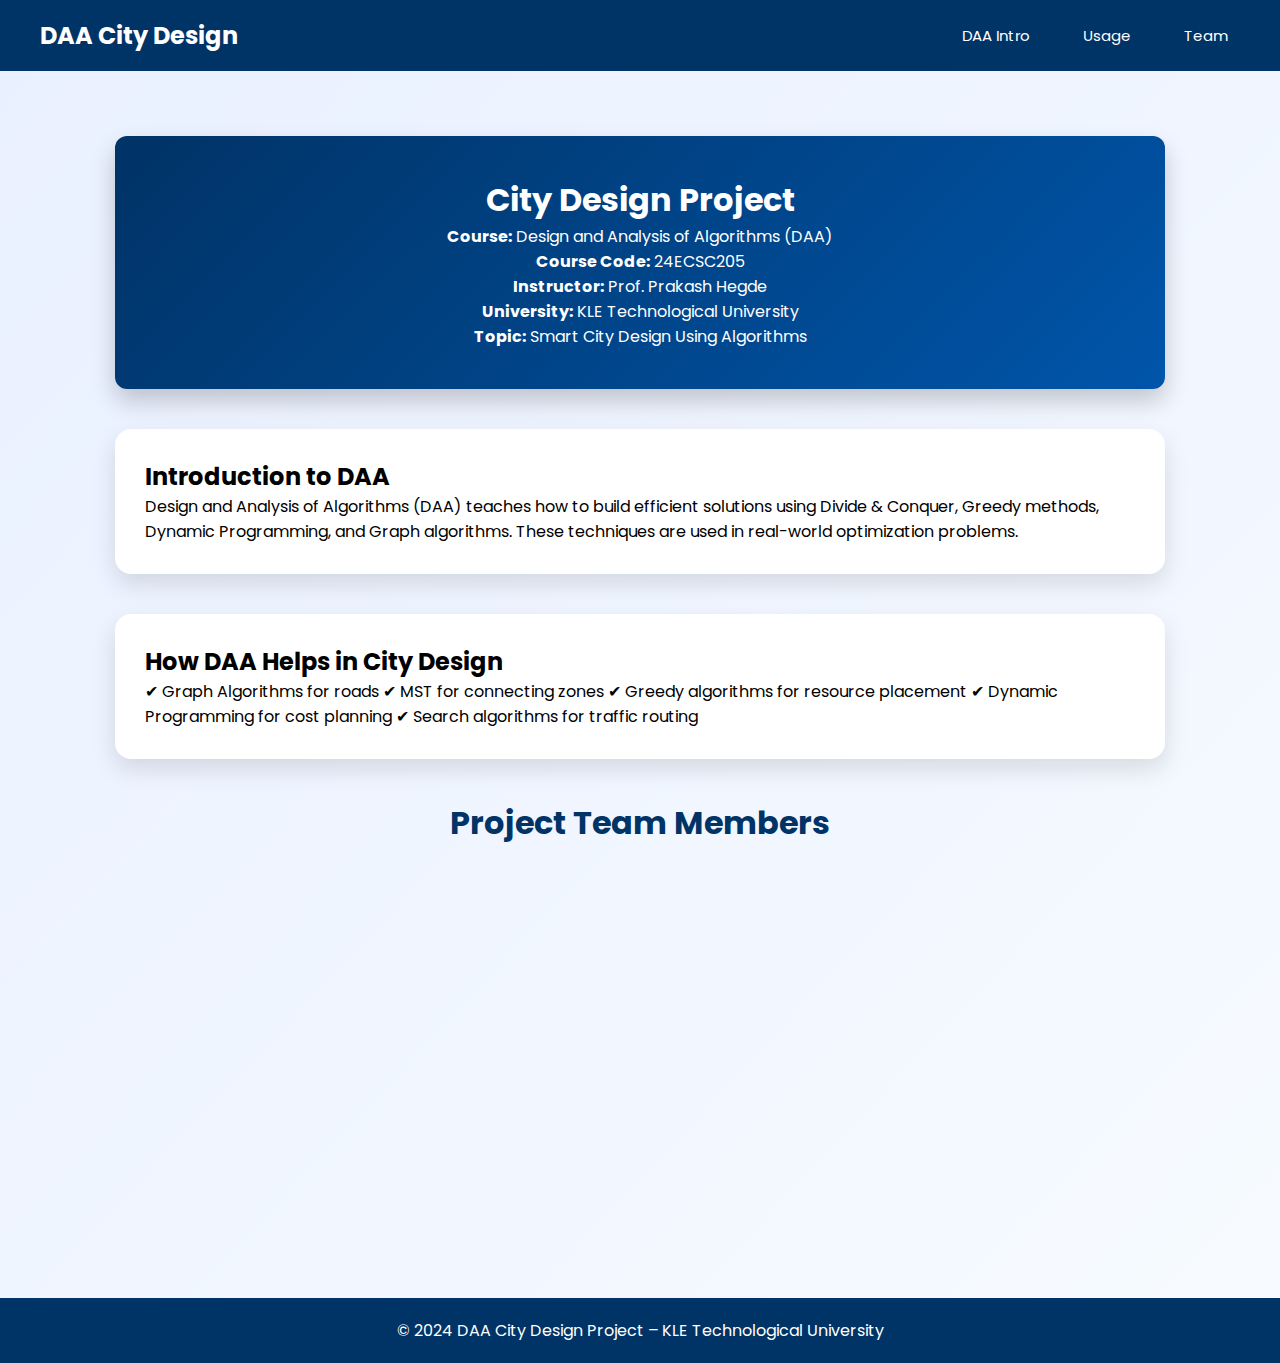
<file: index.html>
<!DOCTYPE html>
<html lang="en">
<head>
  <meta charset="UTF-8" />
  <meta name="viewport" content="width=device-width, initial-scale=1.0" />
  <title>City Design Project | DAA Portfolio</title>

  <link href="https://fonts.googleapis.com/css2?family=Poppins:wght@300;400;600&display=swap" rel="stylesheet">

  <style>
    * { 
      margin: 0; padding: 0; 
      box-sizing: border-box; 
      font-family: "Poppins", sans-serif; 
    }

    body { 
      background: linear-gradient(to bottom right, #e9f0ff, #f7fbff); 
      overflow-x: hidden;
    }

    /* NAVBAR */
    nav {
      width: 100%;
      background: #003366;
      padding: 18px 40px;
      display: flex;
      justify-content: space-between;
      align-items: center;
      color: white;
      position: sticky;
      top: 0;
      z-index: 1000;
      animation: navSlide 0.8s ease-out;
    }
    @keyframes navSlide {
      from { transform: translateY(-70px); opacity: 0; }
      to { transform: translateY(0); opacity: 1; }
    }
    nav h2 { font-size: 24px; }
    nav a {
      color: white;
      text-decoration: none;
      margin-left: 25px;
      font-size: 15px;
      padding: 6px 12px;
      transition: 0.4s ease;
      border-radius: 6px;
    }
    nav a:hover {
      background: #0059cc;
      transform: scale(1.1);
      box-shadow: 0px 4px 12px rgba(255,255,255,0.4);
    }

    .container { max-width: 1100px; margin: auto; padding: 25px; }

    /* HEADER */
    .header {
      background: linear-gradient(135deg, #003366, #0055aa);
      color: white;
      padding: 40px 20px;
      border-radius: 12px;
      text-align: center;
      margin: 40px 0;
      animation: fadeInScale 1.2s ease-out;
      box-shadow: 0px 12px 25px rgba(0,0,0,0.2);
    }

    @keyframes fadeInScale {
      0% { opacity: 0; transform: scale(0.8); }
      100% { opacity: 1; transform: scale(1); }
    }

    /* Section Box */
    .section-box {
      background: white;
      padding: 30px;
      border-radius: 16px;
      margin-bottom: 40px;
      box-shadow: 0px 10px 25px rgba(0,0,0,0.12);
      animation: softFade 1.4s ease-out;
    }

    @keyframes softFade {
      from { opacity: 0; transform: translateY(30px); }
      to { opacity: 1; transform: translateY(0); }
    }

    .team-title {
      font-size: 32px;
      text-align: center;
      color: #003366;
      margin-bottom: 25px;
      animation: fadeGlow 1.5s ease-in-out infinite alternate;
    }

    @keyframes fadeGlow {
      from { text-shadow: 0 0 5px #7fbaff; }
      to { text-shadow: 0 0 18px #0055ff; }
    }

    /* TEAM GRID */
    .team-grid {
      display: grid;
      grid-template-columns: repeat(auto-fit, minmax(250px, 1fr));
      gap: 25px;
    }

    .team-card {
      padding: 25px;
      text-align: center;
      border-radius: 16px;
      color: white;
      box-shadow: 0px 12px 20px rgba(0,0,0,0.2);
      transition: 0.4s ease;
      opacity: 0;
      transform: translateY(40px);
      animation: floatUp 1s forwards;
      background-size: 200% 200%;
      background-position: center;
      animation-timing-function: ease-out;
    }

    /* Floating animation when visible */
    @keyframes floatUp {
      0% { opacity: 0; transform: translateY(40px) scale(0.9); }
      100% { opacity: 1; transform: translateY(0) scale(1); }
    }

    /* Infinite floating effect */
    .team-card:hover {
      transform: translateY(-10px) scale(1.08);
      box-shadow: 0px 15px 30px rgba(0,0,0,0.3);
      animation: floatGlow 1.5s infinite alternate;
    }

    @keyframes floatGlow {
      from { box-shadow: 0px 12px 25px rgba(255,255,255,0.4); }
      to { box-shadow: 0px 12px 35px rgba(255,255,255,0.8); }
    }

    /* UNIQUE COLORS FOR EACH MEMBER */
    .card1 { background: linear-gradient(135deg, #6a11cb, #2575fc); }
    .card2 { background: linear-gradient(135deg, #ff512f, #dd2476); }
    .card3 { background: linear-gradient(135deg, #11998e, #38ef7d); }
    .card4 { background: linear-gradient(135deg, #ff9966, #ff5e62); }

    /* BUTTON ANIMATION */
    .btn {
      padding: 12px 20px;
      background: rgba(0,0,0,0.2);
      color: white;
      border-radius: 8px;
      text-decoration: none;
      font-size: 15px;
      transition: 0.4s ease;
      display: inline-block;
      margin-top: 10px;
      position: relative;
      overflow: hidden;
    }

    .btn:hover {
      background: rgba(255,255,255,0.3);
      transform: scale(1.1);
      box-shadow: 0px 8px 18px rgba(255,255,255,0.5);
    }

    /* Shine effect on hover */
    .btn::after {
      content: "";
      position: absolute;
      top: 0;
      left: -100%;
      width: 100%;
      height: 100%;
      background: rgba(255,255,255,0.6);
      transform: skewX(-30deg);
      transition: 0.7s;
    }

    .btn:hover::after {
      left: 100%;
    }

    /* FOOTER */
    footer {
      text-align: center;
      padding: 20px;
      background: #003366;
      color: white;
      margin-top: 40px;
      animation: fadeIn 1.5s ease-out;
    }
  </style>
</head>

<body>

  <!-- NAVBAR -->
  <nav>
    <h2>DAA City Design</h2>
    <div>
      <a href="#intro">DAA Intro</a>
      <a href="#usage">Usage</a>
      <a href="#team">Team</a>
    </div>
  </nav>

  <div class="container">

    <div class="header">
      <h1>City Design Project</h1>
      <p><b>Course:</b> Design and Analysis of Algorithms (DAA)</p>
      <p><b>Course Code:</b> 24ECSC205</p>
      <p><b>Instructor:</b> Prof. Prakash Hegde</p>
      <p><b>University:</b> KLE Technological University</p>
      <p><b>Topic:</b> Smart City Design Using Algorithms</p>
    </div>

    <!-- INTRO SECTION -->
    <div id="intro" class="section-box">
      <h2>Introduction to DAA</h2>
      <p>
        Design and Analysis of Algorithms (DAA) teaches how to build efficient solutions 
        using Divide & Conquer, Greedy methods, Dynamic Programming, and Graph algorithms. 
        These techniques are used in real-world optimization problems.
      </p>
    </div>

    <!-- HOW DAA HELPS -->
    <div id="usage" class="section-box">
      <h2>How DAA Helps in City Design</h2>
      <p>
        ✔ Graph Algorithms for roads  
        ✔ MST for connecting zones  
        ✔ Greedy algorithms for resource placement  
        ✔ Dynamic Programming for cost planning  
        ✔ Search algorithms for traffic routing  
      </p>
    </div>

    <h2 id="team" class="team-title">Project Team Members</h2>

    <div class="team-grid">

      <div class="team-card card1">
        <h3>Ketan Shinde</h3>
        <p>USN: 01FE24BCS151</p>
        <a class="btn" href="ketan.html">View Portfolio</a>
      </div>

      <div class="team-card card2">
        <h3>Tejas Keri</h3>
        <p>USN: 01FE24BCS144</p>
        <a class="btn" href="tejas.html">View Portfolio</a>
      </div>

      <div class="team-card card3">
        <h3>Govind Reddy</h3>
        <p>USN: 01FE24BCS037</p>
        <a class="btn" href="govind.html">View Portfolio</a>
      </div>

      <div class="team-card card4">
        <h3>Swyambu Boli</h3>
        <p>USN: 01FE24BCS102</p>
        <a class="btn" href="swyambu.html">View Portfolio</a>
      </div>

    </div>

  </div>

  <footer>
    © 2024 DAA City Design Project – KLE Technological University
  </footer>

</body>
</html>
</file>
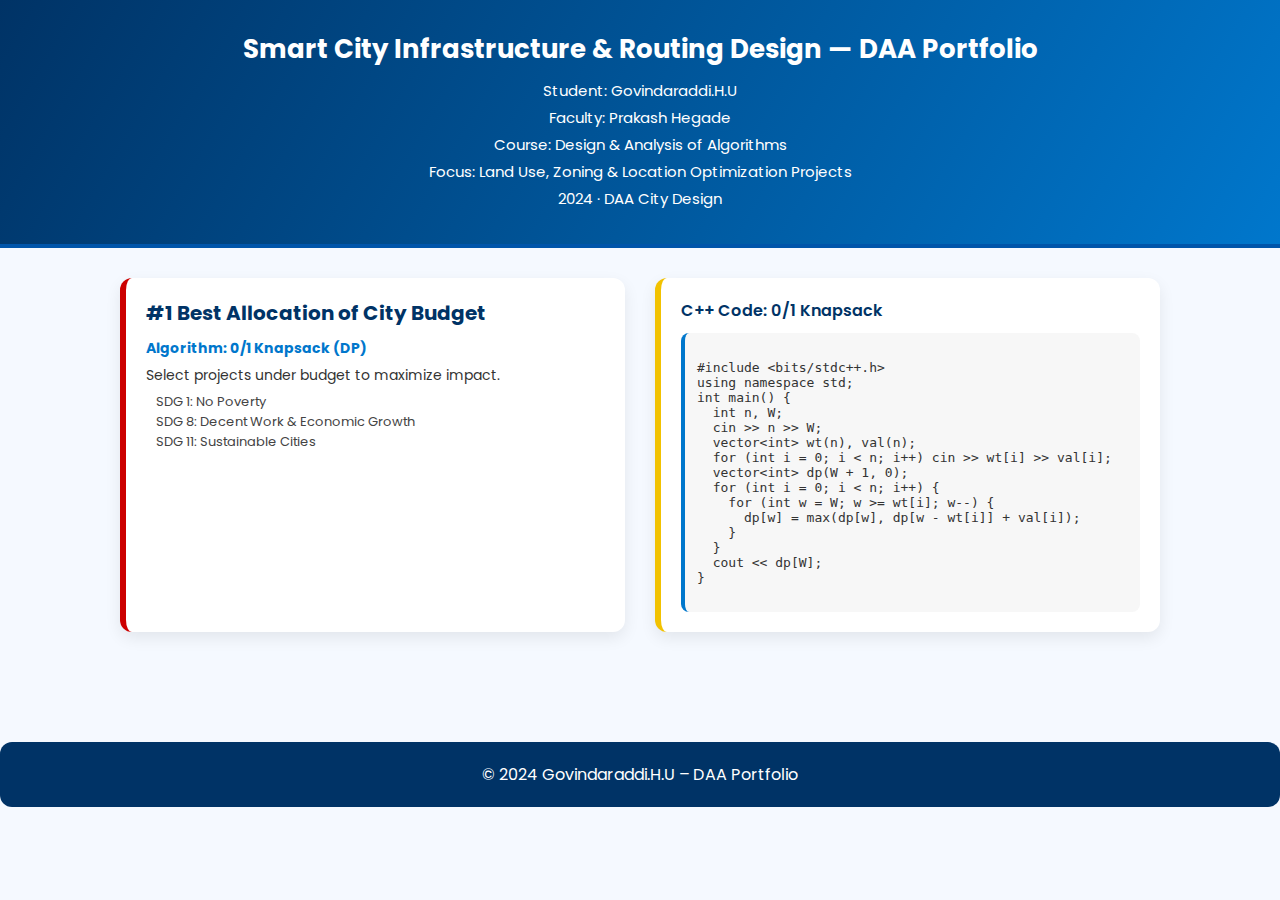
<file: govind.html>
<!DOCTYPE html>
<html lang="en">
<head>
  <meta charset="UTF-8" />
  <meta name="viewport" content="width=device-width, initial-scale=1.0" />
  <title>Smart City Infrastructure & Routing Design — DAA Portfolio</title>
  <link href="https://fonts.googleapis.com/css2?family=Poppins:wght@300;500;600&display=swap" rel="stylesheet">
  <style>
    * { margin: 0; padding: 0; box-sizing: border-box; font-family: "Poppins", sans-serif; }
    body { background: #f5f9ff; color: #333; }
    header {
      background: linear-gradient(120deg, #003366, #0077cc);
      color: white;
      padding: 30px;
      text-align: center;
      border-bottom: 4px solid #0055aa;
    }
    header h1 { font-size: 26px; margin-bottom: 10px; }
    header p { font-size: 15px; margin: 4px 0; }
    .container {
      max-width: 1100px;
      margin: auto;
      padding: 30px;
    }
    .case-row {
      display: grid;
      grid-template-columns: 1fr 1fr;
      gap: 30px;
      margin-bottom: 40px;
    }
    .left-box {
      background: #fff;
      border-left: 6px solid #cc0000;
      padding: 20px;
      border-radius: 12px;
      box-shadow: 0px 6px 16px rgba(0,0,0,0.08);
    }
    .right-box {
      background: #fff;
      border-left: 6px solid #f2c200;
      padding: 20px;
      border-radius: 12px;
      box-shadow: 0px 6px 16px rgba(0,0,0,0.08);
      overflow-x: auto;
    }
    .left-box h2 {
      font-size: 20px;
      color: #003366;
      margin-bottom: 10px;
    }
    .algo {
      font-size: 14px;
      font-weight: bold;
      color: #0077cc;
      margin-bottom: 6px;
    }
    .desc {
      font-size: 14px;
      margin-bottom: 6px;
    }
    .sdg {
      font-size: 13px;
      color: #444;
      margin-left: 10px;
    }
    .code-title {
      font-size: 16px;
      font-weight: 600;
      color: #003366;
      margin-bottom: 10px;
    }
    .code-block {
      background: #f7f7f7;
      border-left: 4px solid #0077cc;
      padding: 12px;
      font-size: 13px;
      font-family: monospace;
      white-space: pre;
      border-radius: 8px;
    }
    footer {
      text-align: center;
      padding: 20px;
      background: #003366;
      color: white;
      margin-top: 40px;
      border-radius: 12px;
    }
  </style>
</head>
<body>

  <header>
    <h1>Smart City Infrastructure & Routing Design — DAA Portfolio</h1>
    <p>Student: Govindaraddi.H.U</p>
    <p>Faculty: Prakash Hegade</p>
    <p>Course: Design & Analysis of Algorithms</p>
    <p>Focus: Land Use, Zoning & Location Optimization Projects</p>
    <p>2024 · DAA City Design</p>
  </header>

  <div class="container">

    <div class="case-row">

      <!-- 🔴 Left Part: Case Study Info -->
      <div class="left-box">
        <h2>#1 Best Allocation of City Budget</h2>
        <p class="algo">Algorithm: 0/1 Knapsack (DP)</p>
        <p class="desc">Select projects under budget to maximize impact.</p>
        <p class="sdg">SDG 1: No Poverty</p>
        <p class="sdg">SDG 8: Decent Work & Economic Growth</p>
        <p class="sdg">SDG 11: Sustainable Cities</p>
      </div>

      <!-- 🟡 Right Part: Code -->
      <div class="right-box">
        <div class="code-title">C++ Code: 0/1 Knapsack</div>
        <div class="code-block">
#include &lt;bits/stdc++.h&gt;
using namespace std;
int main() {
  int n, W;
  cin >> n >> W;
  vector&lt;int&gt; wt(n), val(n);
  for (int i = 0; i &lt; n; i++) cin >> wt[i] >> val[i];
  vector&lt;int&gt; dp(W + 1, 0);
  for (int i = 0; i &lt; n; i++) {
    for (int w = W; w &gt;= wt[i]; w--) {
      dp[w] = max(dp[w], dp[w - wt[i]] + val[i]);
    }
  }
  cout &lt;&lt; dp[W];
}
        </div>
      </div>

    </div>

  </div>

  <footer>
    © 2024 Govindaraddi.H.U – DAA Portfolio
  </footer>

</body>
</html>
</file>
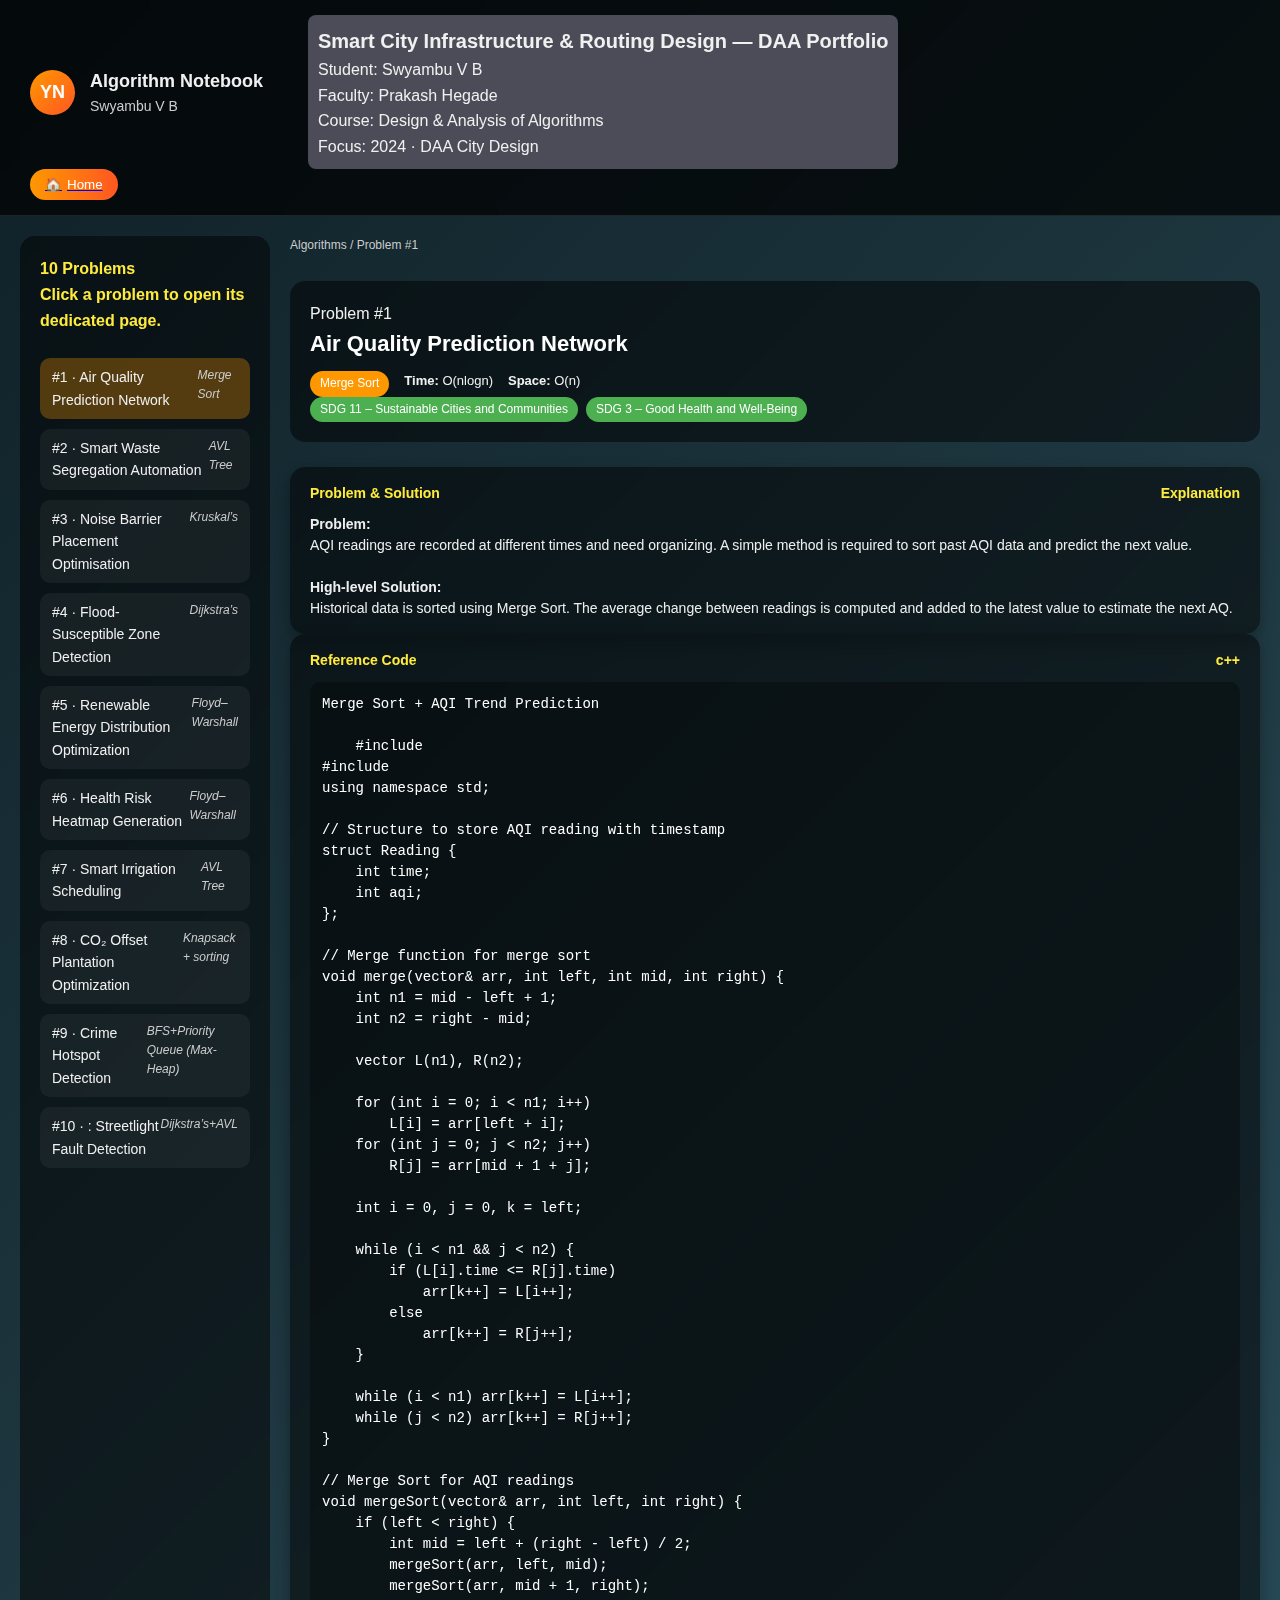
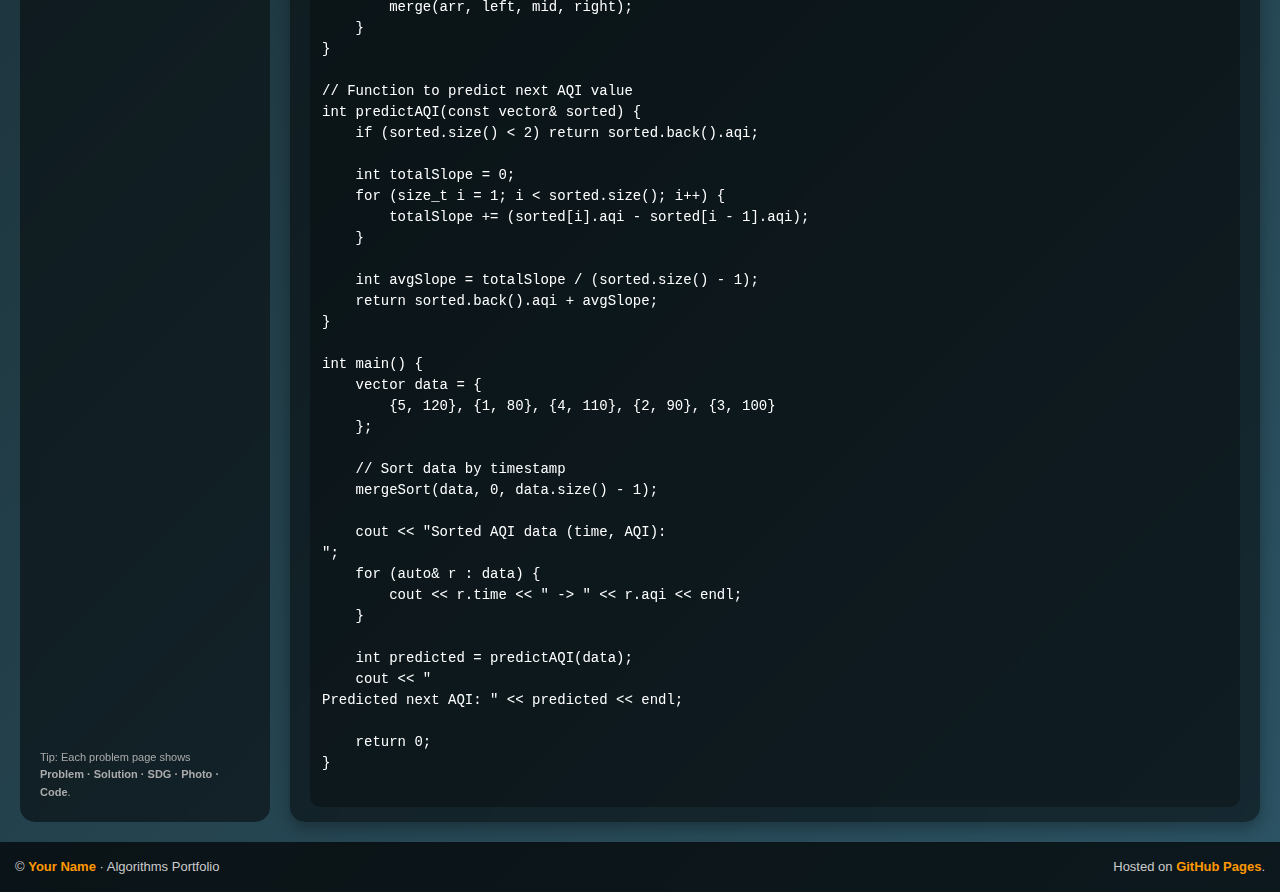
<file: swyambu.html>
<!DOCTYPE html>
<html lang="en">
<head>
  <meta charset="UTF-8" />
  <title>Algorithms Portfolio | Your Name</title>
  <meta name="viewport" content="width=device-width, initial-scale=1.0" />
<style>
/* === Base Reset === */
* {
  margin: 0;
  padding: 0;
  box-sizing: border-box;
}

body {
  font-family: 'Poppins', 'Arial', sans-serif;
  background: linear-gradient(135deg, #0f2027, #203a43, #2c5364);
  color: #f0f0f0;
  line-height: 1.6;
  min-height: 100vh;
  display: flex;
  flex-direction: column;
}

/* === Header === */
header {
  background: rgba(0,0,0,0.7);
  padding: 15px 30px;
  display: flex;
  justify-content: space-between;
  align-items: center;
  backdrop-filter: blur(8px);
  border-bottom: 1px solid rgba(255,255,255,0.1);
}

.nav-left {
  display: flex;
  align-items: center;
  gap: 15px;
}

.logo-circle {
  width: 45px;
  height: 45px;
  background: linear-gradient(135deg,#ff9800,#ff5722);
  border-radius: 50%;
  display: flex;
  align-items: center;
  justify-content: center;
  font-weight: bold;
  color: #fff;
  font-size: 18px;
}

.nav-title span:first-child {
  display: block;
  font-weight: 600;
  font-size: 18px;
}

.nav-title span:last-child {
  display: block;
  font-size: 14px;
  color: #ccc;
}

.nav-links .nav-pill {
  background: linear-gradient(90deg,#ff9800,#ff5722);
  border: none;
  padding: 8px 15px;
  border-radius: 25px;
  font-weight: 500;
  color: #fff;
  cursor: pointer;
  transition: 0.3s;
  display: flex;
  align-items: center;
  gap: 5px;
}

.nav-links .nav-pill:hover {
  transform: scale(1.05);
  box-shadow: 0 4px 10px rgba(255,152,0,0.4);
}

/* === Main Layout === */
main {
  display: flex;
  flex: 1;
  padding: 20px;
  gap: 20px;
}

.sidebar {
  width: 250px;
  background: rgba(0,0,0,0.5);
  padding: 20px;
  border-radius: 15px;
  backdrop-filter: blur(8px);
  display: flex;
  flex-direction: column;
  gap: 15px;
}

.sidebar-header {
  font-weight: bold;
  margin-bottom: 10px;
  color: #ffeb3b;
}

.problem-list {
  list-style: none;
  overflow-y: auto;
  flex: 1;
  display: flex;
  flex-direction: column;
  gap: 10px;
}

.problem-item {
  display: flex;
  justify-content: space-between;
  padding: 8px 12px;
  border-radius: 10px;
  background: rgba(255,255,255,0.05);
  cursor: pointer;
  transition: 0.3s;
}

.problem-item:hover,
.problem-item.active {
  background: rgba(255,152,0,0.3);
}

.problem-name {
  font-size: 14px;
  font-weight: 500;
}

.problem-tag {
  font-size: 12px;
  font-style: italic;
  color: #ccc;
}

.sidebar-footer {
  font-size: 11px;
  color: #aaa;
}

/* === Problem View === */
.problem-view {
  flex: 1;
  display: flex;
  flex-direction: column;
  gap: 25px;
}

.crumbs {
  font-size: 12px;
  color: #ccc;
}

.problem-header-main {
  background: rgba(0,0,0,0.5);
  padding: 20px;
  border-radius: 15px;
  backdrop-filter: blur(8px);
  display: flex;
  flex-direction: column;
  gap: 15px;
}

.problem-title-block h1 {
  font-size: 22px;
  margin-bottom: 10px;
  color: #fff;
}

.problem-meta-row {
  display: flex;
  gap: 15px;
  flex-wrap: wrap;
  font-size: 13px;
}

.algo-chip {
  background: #ff9800;
  padding: 3px 10px;
  border-radius: 20px;
  font-size: 12px;
  color: #fff;
}

.sdg-chips {
  display: flex;
  flex-wrap: wrap;
  gap: 8px;
}

.sdg-chip {
  background: #4caf50;
  padding: 3px 10px;
  border-radius: 20px;
  font-size: 12px;
  color: #fff;
}

/* === Cards === */
.card {
  background: rgba(0,0,0,0.5);
  border-radius: 15px;
  padding: 15px 20px;
  backdrop-filter: blur(8px);
  box-shadow: 0 6px 15px rgba(0,0,0,0.3);
}

.card-header {
  display: flex;
  justify-content: space-between;
  font-weight: 600;
  margin-bottom: 10px;
  font-size: 14px;
  color: #ffeb3b;
}

.card-body {
  font-size: 14px;
  line-height: 1.5;
  color: #eee;
}

.code-card pre {
  background: rgba(0,0,0,0.3);
  padding: 12px;
  border-radius: 10px;
  overflow-x: auto;
  color: #fff;
}
.project-header{
    margin:0px 0px 0px 30px;
    background-color: rgb(75, 76, 87);
    padding:10px;
    border-radius:8px;
}
/* === Footer === */
footer {
  background: rgba(0,0,0,0.7);
  text-align: center;
  padding: 15px;
  font-size: 13px;
  color: #ccc;
  display: flex;
  justify-content: space-between;
  gap: 20px;
  flex-wrap: wrap;
}

.highlight {
  color: #ff9800;
  font-weight: 600;
}

/* === Scrollbar Styling === */
.sidebar::-webkit-scrollbar {
  width: 6px;
}

.sidebar::-webkit-scrollbar-thumb {
  background: #ff9800;
  border-radius: 3px;
}

.sidebar::-webkit-scrollbar-track {
  background: rgba(255,255,255,0.05);
}

/* === Responsive === */
@media (max-width: 900px) {
  main {
    flex-direction: column;
  }
  .sidebar {
    width: 100%;
  }
}
</style>




</head>
<body>
<div class="app">
  <header>
    <div class="nav">
      <div class="nav-left">
        <div class="logo-circle">
          <div class="logo-inner">YN</div>
        </div>
        <div class="nav-title">
          <span>Algorithm Notebook</span>
          <span>Swyambu V B</span>
        </div>
        <div class="project-header">
<h1 style="font-size: 20px;;">Smart City Infrastructure & Routing Design — DAA Portfolio</h1>
<p>Student: Swyambu V B</p>
<p>Faculty: Prakash Hegade</p>
<p>Course: Design & Analysis of Algorithms</p>
<p>Focus: 2024 · DAA City Design</p>
</div>
      </div>
      <div class="nav-links">
        <a href="https://ketan18-ux.github.io/CityProject.github.io/">
        <button class="nav-pill" id="glowToggle">
          <span class="icon">🏠</span>
          <span>Home</span>
        </button>
        </a>
      </div>
    </div>
  </header>

  <main>
    <!-- SIDEBAR -->
    <aside class="sidebar">
      <div class="sidebar-header">
        <strong>10 Problems</strong><br />
        Click a problem to open its dedicated page.
      </div>
      <ul class="problem-list" id="problemList">
        <!-- Filled by JS -->
      </ul>
      <div class="sidebar-footer">
        Tip: Each problem page shows<br />
        <strong>Problem · Solution · SDG · Photo · Code</strong>.
      </div>
    </aside>

    <!-- MAIN PROBLEM VIEW -->
    <section class="problem-view" id="problemView">
      <!-- Filled by JS -->
    </section>
  </main>

  <footer>
    <span>© <span class="highlight">Your Name</span> · Algorithms Portfolio</span>
    <span>Hosted on <span class="highlight">GitHub Pages</span>.</span>
  </footer>
</div>

<script>
  // ==== DATA: 10 PROBLEMS ====
  const problems = [
   {
      id: 1,
      number: 1,
      title: "Air Quality Prediction Network",
      categoryTag: "",
      shortTag: "Merge Sort",
      time: "O(nlogn)",
      space: "O(n)",
      algorithm: "Merge Sort",
      sdgs: [
        
        "SDG 11 – Sustainable Cities and Communities",
        "SDG 3 – Good Health and Well-Being"
      ],
      problemText:
        "AQI readings are recorded at different times and need organizing. A simple method is required to sort past AQI data and predict the next value.",
      solutionText: "Historical data is sorted using Merge Sort. The average change between readings is computed and added to the latest value to estimate the next AQ.",
      code: `Merge Sort + AQI Trend Prediction

    #include <iostream>
#include <vector>
using namespace std;

// Structure to store AQI reading with timestamp
struct Reading {
    int time;
    int aqi;
};

// Merge function for merge sort
void merge(vector<Reading>& arr, int left, int mid, int right) {
    int n1 = mid - left + 1;
    int n2 = right - mid;

    vector<Reading> L(n1), R(n2);

    for (int i = 0; i < n1; i++)
        L[i] = arr[left + i];
    for (int j = 0; j < n2; j++)
        R[j] = arr[mid + 1 + j];

    int i = 0, j = 0, k = left;

    while (i < n1 && j < n2) {
        if (L[i].time <= R[j].time)
            arr[k++] = L[i++];
        else
            arr[k++] = R[j++];
    }

    while (i < n1) arr[k++] = L[i++];
    while (j < n2) arr[k++] = R[j++];
}

// Merge Sort for AQI readings
void mergeSort(vector<Reading>& arr, int left, int right) {
    if (left < right) {
        int mid = left + (right - left) / 2;
        mergeSort(arr, left, mid);
        mergeSort(arr, mid + 1, right);
        merge(arr, left, mid, right);
    }
}

// Function to predict next AQI value
int predictAQI(const vector<Reading>& sorted) {
    if (sorted.size() < 2) return sorted.back().aqi;

    int totalSlope = 0;
    for (size_t i = 1; i < sorted.size(); i++) {
        totalSlope += (sorted[i].aqi - sorted[i - 1].aqi);
    }

    int avgSlope = totalSlope / (sorted.size() - 1);
    return sorted.back().aqi + avgSlope;
}

int main() {
    vector<Reading> data = {
        {5, 120}, {1, 80}, {4, 110}, {2, 90}, {3, 100}
    };

    // Sort data by timestamp
    mergeSort(data, 0, data.size() - 1);

    cout << "Sorted AQI data (time, AQI):\n";
    for (auto& r : data) {
        cout << r.time << " -> " << r.aqi << endl;
    }

    int predicted = predictAQI(data);
    cout << "\nPredicted next AQI: " << predicted << endl;

    return 0;
}

`,
 
    },
    {
      id: 2,
      number: 2,
      title: "Smart Waste Segregation Automation",
      categoryTag: "",
      shortTag: "AVL Tree",
      time: "O(log n)",
      space: "O(n)",
      algorithm: "AVL Tree",
      sdgs: [
        "SDG 11 – sustainable cities and communities",
        "SDG 12 – Responsible Consumption and Production",
        "SDG 13 – Climate Action"
      ],
      problemText:
        "Waste items need quick classification into categories like biodegradable, recyclable, or hazardous. A structured rule-based method is required to organize and retrieve classification rules efficiently.",
      solutionText:
        "An AVL Tree stores waste-classification rules as nodes Each item checks attributes and follows the tree path to reach its correct category AVL balancing ensures fast and consistent classification.",
      
       
        code:`AVL  Tree
       #include <iostream>
#include <string>
using namespace std;

struct Node {
    string rule;
    string category;
    Node* left;
    Node* right;
    int height;

    Node(string r, string c) : rule(r), category(c), left(NULL), right(NULL), height(1) {}
};

int getHeight(Node* n) {
    return n ? n->height : 0;
}

int getBalance(Node* n) {
    return n ? getHeight(n->left) - getHeight(n->right) : 0;
}

Node* rightRotate(Node* y) {
    Node* x = y->left;
    Node* T2 = x->right;

    x->right = y;
    y->left = T2;

    y->height = max(getHeight(y->left), getHeight(y->right)) + 1;
    x->height = max(getHeight(x->left), getHeight(x->right)) + 1;

    return x;
}

Node* leftRotate(Node* x) {
    Node* y = x->right;
    Node* T2 = y->left;

    y->left = x;
    x->right = T2;

    x->height = max(getHeight(x->left), getHeight(x->right)) + 1;
    y->height = max(getHeight(y->left), getHeight(y->right)) + 1;

    return y;
}

Node* insert(Node* node, string rule, string category) {
    if (!node) return new Node(rule, category);

    if (rule < node->rule)
        node->left = insert(node->left, rule, category);
    else
        node->right = insert(node->right, rule, category);

    node->height = 1 + max(getHeight(node->left), getHeight(node->right));
    int balance = getBalance(node);

    if (balance > 1 && rule < node->left->rule)
        return rightRotate(node);

    if (balance < -1 && rule > node->right->rule)
        return leftRotate(node);

    if (balance > 1 && rule > node->left->rule) {
        node->left = leftRotate(node->left);
        return rightRotate(node);
    }

    if (balance < -1 && rule < node->right->rule) {
        node->right = rightRotate(node->right);
        return leftRotate(node);
    }

    return node;
}

string classify(Node* root, string rule) {
    Node* curr = root;
    while (curr) {
        if (rule == curr->rule) return curr->category;
        else if (rule < curr->rule) curr = curr->left;
        else curr = curr->right;
    }
    return "Unknown Category";
}

int main() {
    Node* root = NULL;

    root = insert(root, "plastic", "Recyclable");
    root = insert(root, "banana_peel", "Biodegradable");
    root = insert(root, "battery", "Hazardous");

    cout << "Classification: " << classify(root, "battery") << endl;

    return 0;
}


`,
 
    },
    {
      id: "3",
      number: 3,
      title: "Noise Barrier Placement Optimisation",
      categoryTag: "",
      shortTag: "Kruskal’s",
      time: "O(ElogE)",
      space: "O(V)",
      algorithm: "Kruskal’s Algorithm",
      sdgs: [
        "SDG 3 – Good Health and Well-Being",
        "SDG 9 – Industry, Innovation & Infrastructure Builds smart pipeline and distribution systems",
        "SDG 11 – Sustainable Cities & Communities Supports sustainable water management"
      ],
      problemText:
        "Cities need to place noise barriers around loud zones like highways and construction sites. To minimize construction cost, an efficient method is needed to determine the smallest total barrier length that still encloses all noisy points.",
      solutionText:
        "Each noise source is treated as a node, and distances are edges. Kruskal’s MST algorithm selects the minimum set of edges connecting all noise points, giving the minimum total barrier layout needed to cover the area.",
      
       code:`Kruskal
   #include <iostream>
#include <vector>
#include <algorithm>
#include <cmath>
using namespace std;

struct Edge {
    int u, v;
    double w;
};

struct DSU {
    vector<int> parent, rank;

    DSU(int n) {
        parent.resize(n);
        rank.resize(n, 0);
        for (int i = 0; i < n; i++) parent[i] = i;
    }

    int find(int x) {
        if (parent[x] != x)
            parent[x] = find(parent[x]);
        return parent[x];
    }

    void unite(int a, int b) {
        a = find(a);
        b = find(b);
        if (a != b) {
            if (rank[a] < rank[b]) swap(a, b);
            parent[b] = a;
            if (rank[a] == rank[b]) rank[a]++;
        }
    }
};

double dist(pair<int,int> a, pair<int,int> b) {
    return sqrt((a.first - b.first)*(a.first - b.first) +
                (a.second - b.second)*(a.second - b.second));
}

int main() {
    vector<pair<int,int>> points = {{0,0}, {3,4}, {4,1}, {7,5}};
    int n = points.size();

    vector<Edge> edges;
    for (int i = 0; i < n; i++) {
        for (int j = i+1; j < n; j++) {
            edges.push_back({i, j, dist(points[i], points[j])});
        }
    }

    sort(edges.begin(), edges.end(), [](Edge a, Edge b){
        return a.w < b.w;
    });

    DSU dsu(n);
    double totalWeight = 0;

    for (auto &e : edges) {
        if (dsu.find(e.u) != dsu.find(e.v)) {
            dsu.unite(e.u, e.v);
            totalWeight += e.w;
        }
    }

    cout << "Minimum barrier length (MST total): " << totalWeight << endl;
    return 0;
}

`,
 
    },
    {
      id: "4",
      number: 4,
      title: "Flood-Susceptible Zone Detection",
      categoryTag: "",
      shortTag: "Dijkstra’s",
      time: "O(ElogV)",
      space: "O(V)",
      algorithm: "Dijkstra’s Algorithm",
      sdgs: [
        "SDG 11 – Sustainable Cities and Communities",
        "SDG 3 – Good health and Wealth Being",
        "SDG 13 - Climate Action Reduces dependence on fossil fuels"
      ],
      problemText:
        "Flooding often affects low-elevation or high-risk areas, and cities need a simple method to detect which locations are most likely to flood. A weighted model is required to compute the safest paths and identify zones with high flood vulnerability.",
      solutionText:
        "Each land cell is treated as a graph node with risk as the weight. Dijkstra’s algorithm computes minimal-risk paths from a safe point, and cells with high accumulated cost are marked as flood-susceptible.",
     code:`Dijkstra
     #include <iostream>
#include <vector>
#include <queue>
using namespace std;

const int INF = 1e9;

struct Node {
    int v, w;
    bool operator>(const Node& other) const {
        return w > other.w;
    }
};

int main() {
    int n = 5; // number of areas
    vector<vector<Node>> graph(n);

    // Example risk edges (u -> v with risk weight)
    graph[0].push_back({1, 4});
    graph[0].push_back({2, 2});
    graph[1].push_back({3, 5});
    graph[2].push_back({3, 1});
    graph[3].push_back({4, 3});

    vector<int> dist(n, INF);
    priority_queue<Node, vector<Node>, greater<Node>> pq;

    int source = 0;
    dist[source] = 0;
    pq.push({source, 0});

    while (!pq.empty()) {
        Node curr = pq.top();
        pq.pop();

        if (curr.w != dist[curr.v]) continue;

        for (auto& nxt : graph[curr.v]) {
            if (dist[nxt.v] > dist[curr.v] + nxt.w) {
                dist[nxt.v] = dist[curr.v] + nxt.w;
                pq.push({nxt.v, dist[nxt.v]});
            }
        }
    }

    cout << "Flood risk levels (lower = safer):\n";
    for (int i = 0; i < n; i++) {
        cout << "Area " << i << " risk: " << dist[i] << endl;
    }

    return 0;
}


`,
 
    },
    {
      id: 5,
      number: 5,
      title: "Renewable Energy Distribution Optimization",
      categoryTag: "",
      shortTag: "Floyd–Warshall",
      time: "O(n^3)",
      space: "O(n^2)",
      algorithm: "Floyd–Warshall Algorithm",
      sdgs: [
        "SDG 7 – Affordable and Clean Energy",
        "SDG 9 – Industry, Innovation and Infrastructure",
        "SDG 13 – Climate Action"
      ],
      problemText:
        "Energy stations are connected through various transmission lines, each with a cost or distance. To distribute renewable energy efficiently, cities need a method that finds the shortest energy-transfer paths between every pair of stations.",
      solutionText:
        "The Floyd–Warshall algorithm computes shortest paths between all stations. This identifies the optimal routes for transferring renewable energy with minimal loss or cost.",
     code:
       `Floyd–Warshall
       #include <iostream>
#include <vector>
using namespace std;

const int INF = 1e9;

int main() {
    int n = 4; // number of power stations
    vector<vector<int>> dist = {
        {0,   5, INF, 10},
        {INF, 0,   3, INF},
        {INF, INF, 0,   1},
        {INF, INF, INF, 0}
    };

    for (int k = 0; k < n; k++) {
        for (int i = 0; i < n; i++) {
            for (int j = 0; j < n; j++) {
                if (dist[i][k] + dist[k][j] < dist[i][j])
                    dist[i][j] = dist[i][k] + dist[k][j];
            }
        }
    }

    cout << "Shortest energy transfer paths:\n";
    for (int i = 0; i < n; i++) {
        for (int j = 0; j < n; j++) {
            if (dist[i][j] == INF) cout << "INF ";
            else cout << dist[i][j] << " ";
        }
        cout << "\n";
    }

    return 0;
}


`,
 
    },
    {
      id: 6,
      number: 6,
      title: "Health Risk Heatmap Generation",
      categoryTag: "",
      shortTag: "Floyd–Warshall",
      time: "O(n^3)",
      space: "O(n^2)",
      algorithm: "Floyd–Warshall Algorithm",
      sdgs: [
        "SDG 3 – Good Health and Well-Being",
        "SDG 13 – Climate Action",
        "SDG 11 – Sustainable Cities & Communities Efficient use of shared space and resources"
      ],
      problemText:
        "Health departments collect case data from many locations, but need a method to detect which areas have strong clustering of cases. A proximity-based system is required to identify hotspots.",
      solutionText:
        "The Floyd–Warshall algorithm computes shortest distances between all case points. Areas with small pairwise distances and high density are marked as hotspots on the heatmap.",
     code:
       `Floyd–Warshall
#include <iostream>
#include <vector>
using namespace std;

const int INF = 1e9;

int main() {
    int n = 4; // number of health case locations
    vector<vector<int>> dist = {
        {0,   2, INF,  3},
        {2,   0,   4, INF},
        {INF, 4,   0,   1},
        {3, INF,  1,   0}
    };

    for (int k = 0; k < n; k++) {
        for (int i = 0; i < n; i++) {
            for (int j = 0; j < n; j++) {
                if (dist[i][k] + dist[k][j] < dist[i][j])
                    dist[i][j] = dist[i][k] + dist[k][j];
            }
        }
    }

    cout << "Proximity matrix (lower = closer/higher risk):\n";
    for (int i = 0; i < n; i++) {
        for (int j = 0; j < n; j++) {
            if (dist[i][j] == INF) cout << "INF ";
            else cout << dist[i][j] << " ";
        }
        cout << "\n";
    }

    return 0;
}

`,
 
    },
    {
      id: 7,
      number: 7,
      title: "Smart Irrigation Scheduling",
      categoryTag: "",
      shortTag: "AVL Tree",
      time: "O(log n)",
      space: "O(n)",
      algorithm: "AVL Tree",
      sdgs: [
        "SDG 2 – Zero Hunger",
        "SDG 12 – Responsible Consumption and Production",
        "SDG 6 – Clean Water and Sanitation"
      ],
      problemText:
        "Farms need to schedule irrigation at the right times based on moisture and temperature data. An efficient way is needed to store and quickly retrieve the next available watering slot.",
      solutionText:
        "An AVL Tree stores irrigation time slots in sorted order. Its balanced structure enables fast insertion and retrieval, ensuring timely and efficient irrigation scheduling.",
      
      code:`AVL Tree
     #include <iostream>
using namespace std;

struct Node {
    int time;
    Node* left;
    Node* right;
    int height;
    Node(int t) : time(t), left(NULL), right(NULL), height(1) {}
};

int getHeight(Node* n) {
    return n ? n->height : 0;
}

int getBalance(Node* n) {
    return n ? getHeight(n->left) - getHeight(n->right) : 0;
}

Node* rightRotate(Node* y) {
    Node* x = y->left;
    Node* T2 = x->right;

    x->right = y;
    y->left = T2;

    y->height = max(getHeight(y->left), getHeight(y->right)) + 1;
    x->height = max(getHeight(x->left), getHeight(x->right)) + 1;

    return x;
}

Node* leftRotate(Node* x) {
    Node* y = x->right;
    Node* T2 = y->left;

    y->left = x;
    x->right = T2;

    x->height = max(getHeight(x->left), getHeight(x->right)) + 1;
    y->height = max(getHeight(y->left), getHeight(y->right)) + 1;

    return y;
}

Node* insert(Node* node, int time) {
    if (!node) return new Node(time);

    if (time < node->time)
        node->left = insert(node->left, time);
    else
        node->right = insert(node->right, time);

    node->height = 1 + max(getHeight(node->left), getHeight(node->right));

    int balance = getBalance(node);

    if (balance > 1 && time < node->left->time)
        return rightRotate(node);
    if (balance < -1 && time > node->right->time)
        return leftRotate(node);
    if (balance > 1 && time > node->left->time) {
        node->left = leftRotate(node->left);
        return rightRotate(node);
    }
    if (balance < -1 && time < node->right->time) {
        node->right = rightRotate(node->right);
        return leftRotate(node);
    }

    return node;
}

Node* findNextSlot(Node* root, int target) {
    Node* curr = root;
    Node* candidate = NULL;

    while (curr) {
        if (curr->time >= target) {
            candidate = curr;
            curr = curr->left;
        } else {
            curr = curr->right;
        }
    }
    return candidate;
}

int main() {
    Node* root = NULL;

    root = insert(root, 8);
    root = insert(root, 12);
    root = insert(root, 5);
    root = insert(root, 15);

    int currentTime = 9;
    Node* nextSlot = findNextSlot(root, currentTime);

    if (nextSlot)
        cout << "Next irrigation time: " << nextSlot->time << endl;
    else
        cout << "No upcoming slot.\n";

    return 0;
}
                           

`,
 
    },
    {
      id: "8",
      number: 8,
      title: "CO₂ Offset Plantation Optimization",
      categoryTag: "",
      shortTag: "Knapsack + sorting",
      time: "O(n×W)",
      space: "O(n×W)",
      algorithm: "Knapsack Algorithm + sorting",
      sdgs: [
        "SDG 13– Climate Action",
        "SDG 11 – Sustainable Cities & Communities Improves safety and disaster management",
        "SDG 15 – Life on Land"
      ],
      problemText:
        "Given several zones with different tree capacities and CO₂ absorption values, select the best combination that maximizes carbon offset within a limited land area.",
      solutionText:
        "Using the Knapsack algorithm, we choose plantation zones that give the highest CO₂ reduction while staying within the land limit, ensuring maximum environmental benefit.",
     
      code:`0/1 Knapsack
   #include <iostream>
#include <vector>
using namespace std;

int main() {
    vector<int> land = {3, 2, 4, 5};      // land required by each zone
    vector<int> co2  = {6, 4, 5, 8};      // CO2 offset of each zone
    int W = 7;                            // total land available
    int n = land.size();

    vector<vector<int>> dp(n+1, vector<int>(W+1, 0));

    for (int i = 1; i <= n; i++) {
        for (int w = 1; w <= W; w++) {
            if (land[i-1] <= w)
                dp[i][w] = max(dp[i-1][w],
                               co2[i-1] + dp[i-1][w - land[i-1]]);
            else
                dp[i][w] = dp[i-1][w];
        }
    }

    cout << "Max CO2 offset = " << dp[n][W] << endl;
    return 0;
}

`,
 
    },
    {
      id: 9,
      number: 9,
      title: "Crime Hotspot Detection",
      categoryTag: "",
      shortTag: "BFS+Priority Queue (Max-Heap)",
      time: "O(V+E)+O(n logn)",
      space: "O(V+E)",
      algorithm: "BFS+Priority Queue (Max-Heap)",
      sdgs: [
        "SDG 9 – Industry, Innovation and Infrastructure",
        "SDG 16 – Peace, Justice and Strong Institutions",
        "SDG 11 – Sustainable Cities and Communities"
      ],
      problemText:
        "The city is divided into zones, and each zone has crime reports. Identify which zones form crime hotspots.",
      solutionText:
        "Use BFS to scan each zone and count crime occurrences; then use a priority queue to rank zones from highest to lowest crime density and pick the top hotspots.", 
      code:`BFS+Priority Queue (Max-Heap)
    #include <iostream>
#include <vector>
#include <queue>
using namespace std;

int main() {
    // adjacency list of zones
    vector<vector<int>> graph = {
        {1,2},     // zone 0
        {0,3},     // zone 1
        {0},       // zone 2
        {1,4},     // zone 3
        {3}        // zone 4
    };

    // crime count in each zone
    vector<int> crime = {4, 10, 2, 7, 3};

    int n = graph.size();
    vector<bool> visited(n, false);

    // max-heap for ranking hotspots
    priority_queue<pair<int,int>> pq;

    // BFS over each component, accumulate crime counts
    for (int i = 0; i < n; i++) {
        if (!visited[i]) {
            int totalCrime = 0;
            queue<int> q;
            q.push(i);
            visited[i] = true;

            while (!q.empty()) {
                int u = q.front(); q.pop();
                totalCrime += crime[u];

                for (int v : graph[u]) {
                    if (!visited[v]) {
                        visited[v] = true;
                        q.push(v);
                    }
                }
            }

            pq.push({totalCrime, i});  // store crime value with zone id
        }
    }

    cout << "Top crime hotspots:\n";
    while (!pq.empty()) {
        cout << "Zone " << pq.top().second
             << " Crime Score: " << pq.top().first << "\n";
        pq.pop();
    }

    return 0;
}


`,
 
    },
    {
      id: 10,
      number: 10,
      title: ": Streetlight Fault Detection",
      categoryTag: "",
      shortTag: "Dijkstra’s+AVL",
      time: "O(E log V)+O(log n) ",
      space: "O(V+m)",
      algorithm: "Dijkstra’s+AVL",
      sdgs: [
        "SDG 7 – Affordable and Clean Energy",
        "SDG 9 – Industry, Innovation and Infrastructure",
        "SDG 11 – Sustainable Cities & Communities Encourages community engagement through s"
      ],
      problemText:
        "Detect faulty streetlights using their sensor telemetry and the road network: find lights with unusual sensor values and identify which networked nodes are affected.",
      solutionText:
        "Run Dijkstra to map the streetlight network and gather telemetry per node; store recent readings in an AVL Tree. For each light, compare current reading to its historical average (computed from the AVL data) — if deviation exceeds a threshold, flag an anomaly.",
        code:` Dijkstra’s+AVL
      #include <bits/stdc++.h>
using namespace std;

/* ---------- AVL Tree (stores historical readings for one streetlight) ---------- */
struct AVLNode {
    int timestamp;
    double reading;
    AVLNode *l, *r;
    int h;
    AVLNode(int t, double r): timestamp(t), reading(r), l(NULL), r(NULL), h(1) {}
};

int heightA(AVLNode* n){ return n ? n->h : 0; }
AVLNode* rightRotateA(AVLNode* y){
    AVLNode* x = y->l; AVLNode* T2 = x->r;
    x->r = y; y->l = T2;
    y->h = max(heightA(y->l), heightA(y->r)) + 1;
    x->h = max(heightA(x->l), heightA(x->r)) + 1;
    return x;
}
AVLNode* leftRotateA(AVLNode* x){
    AVLNode* y = x->r; AVLNode* T2 = y->l;
    y->l = x; x->r = T2;
    x->h = max(heightA(x->l), heightA(x->r)) + 1;
    y->h = max(heightA(y->l), heightA(y->r)) + 1;
    return y;
}
int getBalanceA(AVLNode* n){ return n ? heightA(n->l) - heightA(n->r) : 0; }
AVLNode* insertA(AVLNode* node, int t, double val){
    if (!node) return new AVLNode(t,val);
    if (t < node->timestamp) node->l = insertA(node->l, t, val);
    else node->r = insertA(node->r, t, val);
    node->h = 1 + max(heightA(node->l), heightA(node->r));
    int bal = getBalanceA(node);
    if (bal > 1 && t < node->l->timestamp) return rightRotateA(node);
    if (bal < -1 && t > node->r->timestamp) return leftRotateA(node);
    if (bal > 1 && t > node->l->timestamp){ node->l = leftRotateA(node->l); return rightRotateA(node); }
    if (bal < -1 && t < node->r->timestamp){ node->r = rightRotateA(node->r); return leftRotateA(node); }
    return node;
}
// inorder traversal to compute average and count (used for anomaly thresholding)
void inorderSum(AVLNode* root, double &sum, int &cnt){
    if (!root) return;
    inorderSum(root->l, sum, cnt);
    sum += root->reading; cnt++;
    inorderSum(root->r, sum, cnt);
}

/* ---------- Dijkstra for network traversal ---------- */
struct Edge { int to; double w; };
using PDI = pair<double,int>;
vector<double> dijkstra(int n, int src, const vector<vector<Edge>>& g){
    const double INF = 1e18;
    vector<double> dist(n, INF);
    priority_queue<PDI, vector<PDI>, greater<PDI>> pq;
    dist[src] = 0; pq.push({0, src});
    while(!pq.empty()){
        auto [d,u] = pq.top(); pq.pop();
        if (d > dist[u]) continue;
        for (auto &e : g[u]){
            if (dist[e.to] > dist[u] + e.w){
                dist[e.to] = dist[u] + e.w;
                pq.push({dist[e.to], e.to});
            }
        }
    }
    return dist;
}

/* ---------- Example usage ---------- */
int main(){
    // example small network of 5 streetlights (nodes 0..4)
    int V = 5;
    vector<vector<Edge>> graph(V);
    // undirected weighted edges (distance/time)
    graph[0].push_back({1,1}); graph[1].push_back({0,1});
    graph[1].push_back({2,1}); graph[2].push_back({1,1});
    graph[1].push_back({3,2}); graph[3].push_back({1,2});
    graph[3].push_back({4,1}); graph[4].push_back({3,1});

    // Run Dijkstra from central controller (node 0) to map expected hops/latency
    vector<double> dist = dijkstra(V, 0, graph);

    cout << "Dijkstra distances from controller (node 0):\n";
    for (int i=0;i<V;i++) cout << "Node " << i << " dist=" << dist[i] << "\n";

    // For each streetlight, maintain an AVL tree of recent sensor readings
    vector<AVLNode*> history(V, nullptr);

    // Simulate inserting historical readings (timestamp, reading value)
    // reading = e.g., power draw / brightness / voltage; we flag if current deviates > 30%
    vector<vector<pair<int,double>>> sampleData = {
        {{1,10},{2,10.5},{3,9.8}},    // node0
        {{1,12},{2,11.8},{3,12.2}},   // node1
        {{1,9},{2,9.1},{3,9.0}},      // node2
        {{1,15},{2,14.5},{3,14.8}},   // node3
        {{1,10},{2,10},{3,10}}        // node4
    };

    for (int i=0;i<V;i++){
        for (auto &p : sampleData[i])
            history[i] = insertA(history[i], p.first, p.second);
    }

    // Current readings that arrive now (timestamp 4)
    vector<double> current = {9.9, 20.0, 9.2, 8.0, 10.5}; // note node1 and node3 anomalous

    cout << "\nAnomaly check (threshold = 30% deviation from historical average):\n";
    double THRESH = 0.30;
    for (int i=0;i<V;i++){
        double sum=0; int cnt=0;
        inorderSum(history[i], sum, cnt);
        double avg = (cnt>0) ? sum/cnt : 0;
        double cur = current[i];
        bool anomaly = (avg>0) ? (fabs(cur - avg) / avg > THRESH) : false;
        cout << "Node " << i << " avg="<<avg<<" cur="<<cur<<" -> " 
             << (anomaly ? "ANOMALY\n" : "OK\n");
    }

    // Optionally: for anomalous nodes, compute shortest path from controller to node (using dist)
    cout << "\nActionable nodes (anomalous) and their distance from controller:\n";
    for (int i=0;i<V;i++){
        double sum=0; int cnt=0; inorderSum(history[i], sum, cnt);
        double avg = (cnt>0) ? sum/cnt : 0;
        if (avg>0 && (fabs(current[i]-avg)/avg > THRESH)) {
            cout << "Node " << i << " dist="<<dist[i]<<"\n";
        }
    }

    return 0;
}

`,
 
    }
  ];

  // ==== RENDER SIDEBAR ====
  const problemListEl = document.getElementById("problemList");
  function renderSidebar(activeId) {
    problemListEl.innerHTML = "";
    problems.forEach(p => {
      const li = document.createElement("li");
      li.className = "problem-item" + (p.id === activeId ? " active" : "");
      li.dataset.id = p.id;

      const left = document.createElement("div");
      left.className = "problem-name";
      left.textContent = `#${p.number} · ${p.title}`;

      const right = document.createElement("div");
      right.className = "problem-tag";
      right.textContent = p.shortTag;

      li.appendChild(left);
      li.appendChild(right);
      li.addEventListener("click", () => {
        setActiveProblem(p.id, true);
      });

      problemListEl.appendChild(li);
    });
  }

  // ==== RENDER MAIN PROBLEM PAGE ====
  const viewEl = document.getElementById("problemView");

  function renderProblem(problem) {
    const sdgHtml = problem.sdgs
      .map(s => `<span class="sdg-chip">${s}</span>`)
      .join("");

    viewEl.innerHTML = `
      <div class="crumbs">
        Algorithms / <span>Problem #${problem.number}</span>
      </div>

      <div class="problem-header-main">
        <div class="problem-title-block">
          <div class="problem-id-pill">
            <span>Problem #${problem.number}</span>
          </div>
          <h1>${problem.title}</h1>
          <div class="problem-meta-row">
            <span class="algo-chip">${problem.algorithm}</span>
            
            <span><strong>Time:</strong> ${problem.time}</span>
            <span><strong>Space:</strong> ${problem.space}</span>
          </div>
          <div class="sdg-chips">
            ${sdgHtml}
          </div>
        </div>

        
      </div>

      <div class="content-grid">
        <div class="card">
          <div class="card-header">
            <span>Problem &amp; Solution</span>
            <span class="label">Explanation</span>
          </div>
          <div class="card-body">
            <strong>Problem:</strong><br />
            <span>${problem.problemText}</span>
            <br /><br />
            <strong>High-level Solution:</strong><br />
            <span>${problem.solutionText}</span>
          </div>
        </div>

        

      <div class="card code-card">
        <div class="card-header">
          <span>Reference Code</span>
          <span class="label">c++</span>
        </div>
        <div class="card-body">
          <pre id="codeBlock"><code>${problem.code}</code></pre>
        </div>
      </div>
      

      
    `;

    // Hook up copy & raw buttons
    const copyBtn = document.getElementById("copyCodeBtn");
    const rawBtn = document.getElementById("openRawBtn");
    const codeBlock = document.getElementById("codeBlock");

    if (copyBtn && codeBlock) {
      copyBtn.addEventListener("click", () => {
        const text = codeBlock.innerText;
        navigator.clipboard?.writeText(text).then(
          () => { copyBtn.textContent = "✅ Copied"; },
          () => { copyBtn.textContent = "⚠️ Failed"; }
        );
        setTimeout(() => (copyBtn.innerHTML = '<span>📋</span> Copy Code'), 1200);
      });
    }

    if (rawBtn && codeBlock) {
      rawBtn.addEventListener("click", () => {
        const w = window.open("", "_blank");
        if (!w) return;
        w.document.write("<pre>" + codeBlock.innerText.replace(/</g, "&lt;") + "</pre>");
        w.document.close();
      });
    }
  }

  // ==== ROUTING (HASH-BASED) ====
  function setActiveProblem(id, updateHash) {
    const problem = problems.find(p => p.id === id) || problems[0];
    renderSidebar(problem.id);
    renderProblem(problem);
    if (updateHash) {
      window.location.hash = "problem/" + problem.id;
    }
  }

  function getProblemIdFromHash() {
    const hash = window.location.hash || "";
    const match = hash.match(/problem\/([a-z0-9\-]+)/i);
    return match ? match[1] : null;
  }

  window.addEventListener("hashchange", () => {
    const id = getProblemIdFromHash();
    if (id) setActiveProblem(id, false);
  });

  // ==== GLOW TOGGLE ====
  const glowToggle = document.getElementById("glowToggle");
  let glowOn = true;
  glowToggle?.addEventListener("click", () => {
    document.body.style.filter = glowOn ? "saturate(0.9) brightness(0.95)" : "none";
    glowOn = !glowOn;
  });

  // ==== INITIALISE ====
  (function init() {
    const initialId = getProblemIdFromHash() || problems[0].id;
    setActiveProblem(initialId, true);
  })();
</script>
</body>
</html>
</file>
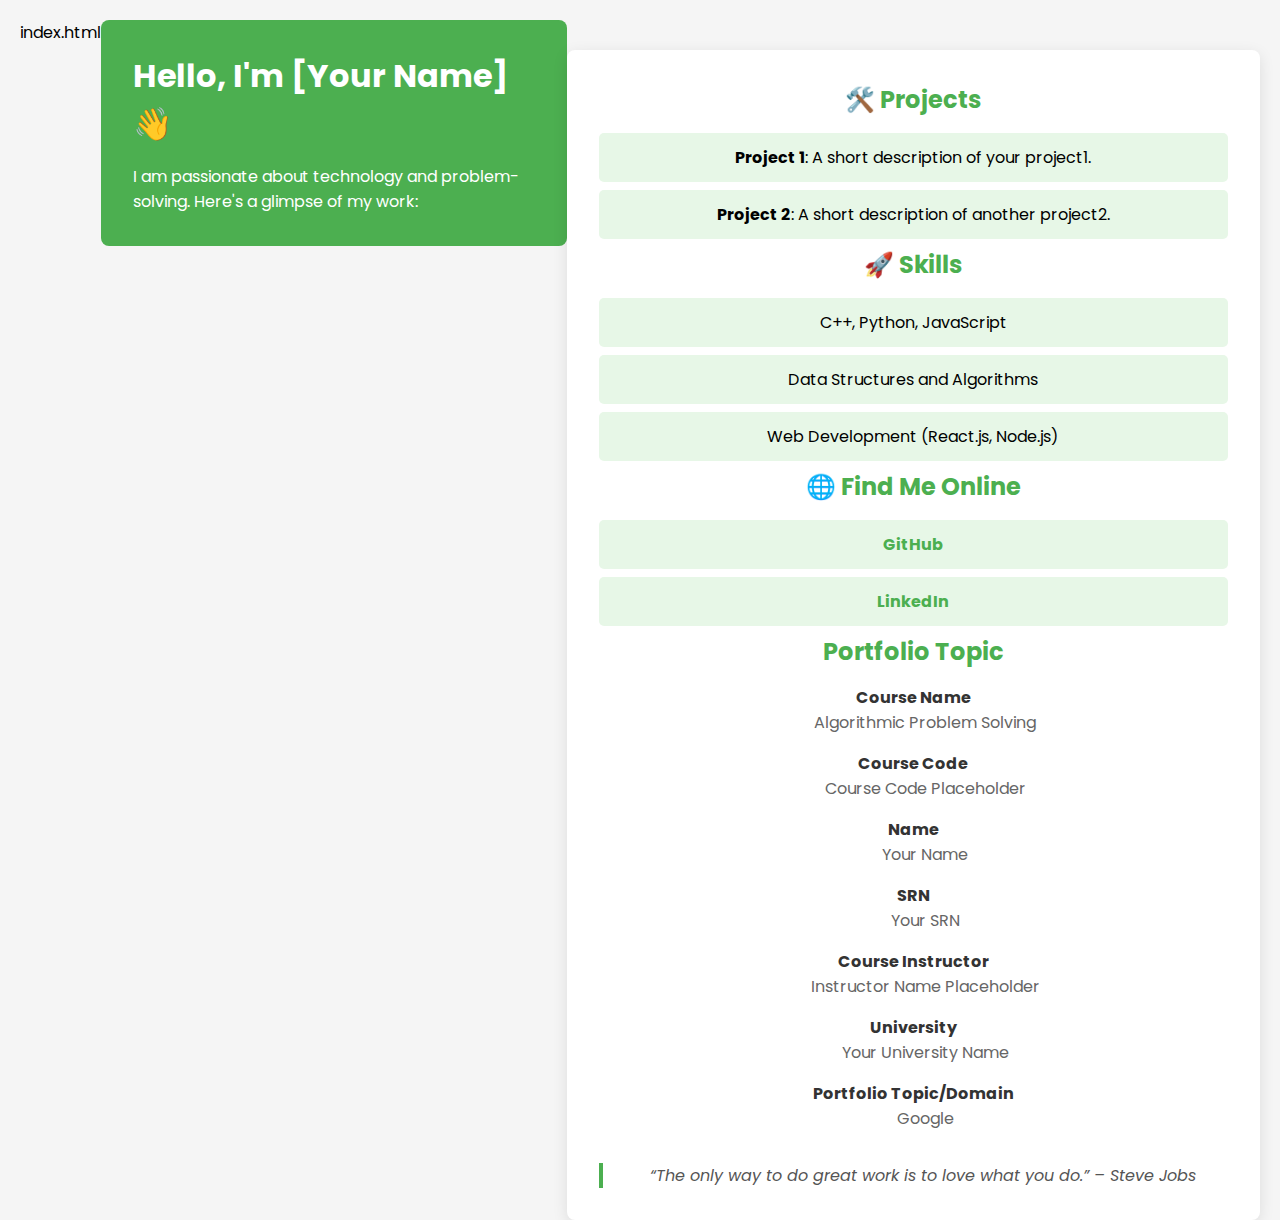
<file: Tejas.html>
index.html
<!DOCTYPE html>
<html lang="en">
<head>
    <meta charset="UTF-8">
    <meta name="viewport" content="width=device-width, initial-scale=1.0">
    <title>Portfolio</title>
    <link rel="stylesheet" href="style.css">
    <link href="https://fonts.googleapis.com/css2?family=Poppins:wght@300;400;600&display=swap" rel="stylesheet">
</head>
<body>
    <header>
        <h1>Hello, I'm [Your Name] 👋</h1>
        <p>I am passionate about technology and problem-solving. Here's a glimpse of my work:</p>
    </header>

    <section>
        <h2>🛠️ Projects</h2>
        <ul>
            <li><strong>Project 1</strong>: A short description of your project1.</li>
            <li><strong>Project 2</strong>: A short description of another project2.</li>
        </ul>

        <h2>🚀 Skills</h2>
        <ul>
            <li>C++, Python, JavaScript</li>
            <li>Data Structures and Algorithms</li>
            <li>Web Development (React.js, Node.js)</li>
        </ul>

        <h2>🌐 Find Me Online</h2>
        <ul>
            <li><a href="https://github.com/your-github-username" target="_blank">GitHub</a></li>
            <li><a href="https://linkedin.com/in/your-linkedin-profile" target="_blank">LinkedIn</a></li>
        </ul>

        <h2>Portfolio Topic</h2>
        <dl>
            <dt>Course Name</dt>
            <dd>Algorithmic Problem Solving</dd>

            <dt>Course Code</dt>
            <dd>Course Code Placeholder</dd>

            <dt>Name</dt>
            <dd>Your Name</dd>

            <dt>SRN</dt>
            <dd>Your SRN</dd>

            <dt>Course Instructor</dt>
            <dd>Instructor Name Placeholder</dd>

            <dt>University</dt>
            <dd>Your University Name</dd>

            <dt>Portfolio Topic/Domain</dt>
            <dd>Google</dd>
        </dl>

        <blockquote>“The only way to do great work is to love what you do.” – Steve Jobs</blockquote>
    </section>
</body>
</html>
</file>
<file: style.css>
/* Reset default margin and padding */
* {
    margin: 0;
    padding: 0;
    box-sizing: border-box;
}

/* Global Styles */
body {
    font-family: 'Poppins', sans-serif;
    background-color: #f5f5f5;
    margin: 0;
    padding: 20px; /* Adding padding to the body to prevent sticking at the top */
    display: flex;
    justify-content: center;
    align-items: flex-start; /* Aligns content towards the top */
    min-height: 100vh;
}

/* Main Container */
section {
    background-color: white;
    padding: 2rem;
    width: 90%;
    max-width: 800px;
    box-shadow: 0 4px 15px rgba(0, 0, 0, 0.1);
    border-radius: 8px;
    text-align: center;
    margin-top: 30px; /* Adding margin to ensure there's space from the top */
}

/* Header */
header {
    background-color: #4CAF50;
    color: white;
    padding: 2rem;
    border-radius: 8px;
    margin-bottom: 1.5rem;
}

header h1 {
    font-size: 2rem;
    margin: 0;
}

header p {
    margin: 1rem 0 0;
}

/* Section Titles */
h2 {
    color: #4CAF50;
    margin-bottom: 1rem;
}

/* List Items */
ul {
    list-style: none;
    padding: 0;
}

ul li {
    background-color: #e7f7e7;
    margin-bottom: 0.5rem;
    padding: 0.75rem;
    border-radius: 5px;
}

/* Links */
a {
    color: #4CAF50;
    text-decoration: none;
    font-weight: bold;
}

a:hover {
    text-decoration: underline;
}

/* Definition List */
dl dt {
    font-weight: bold;
    color: #333;
    margin-top: 1rem;
}

dl dd {
    margin-left: 1.5rem;
    color: #666;
}

/* Blockquote */
blockquote {
    font-style: italic;
    color: #555;
    border-left: 4px solid #4CAF50;
    padding-left: 1rem;
    margin-top: 2rem;
}

/* Responsive Design */
@media (max-width: 600px) {
    section {
        padding: 1.5rem;
    }

    header {
        padding: 1.5rem;
    }
}
</file>
